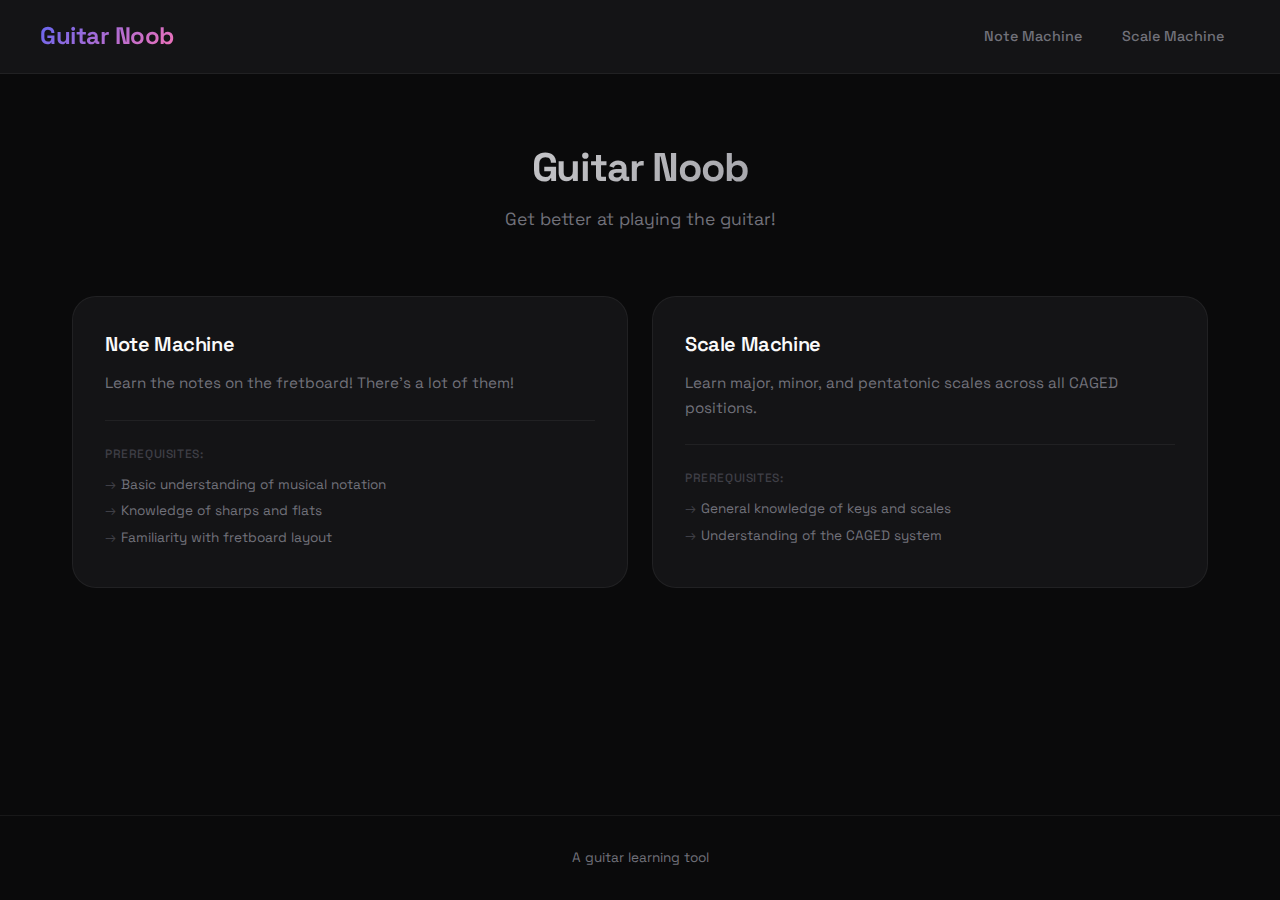
<file: index.html>
<!DOCTYPE html>
<html lang="en">
<head>
    <meta charset="UTF-8">
    <meta name="viewport" content="width=device-width, initial-scale=1.0">
    <title>Guitar Noob</title>
    <link rel="stylesheet" href="css/styles.css">
    <link href="https://fonts.googleapis.com/css2?family=Space+Grotesk:wght@400;500;700&display=swap" rel="stylesheet">
</head>
<body>
    <header>
        <nav>
            <a href="index.html" class="logo">Guitar Noob</a>
            <div class="nav-links">
                <a href="note-machine.html">Note Machine</a>
                <a href="scale-machine.html">Scale Machine</a>
            </div>
        </nav>
    </header>

    <main class="home">
        <h1>Guitar Noob</h1>
        <p class="tagline">Get better at playing the guitar!</p>

        <div class="machines-grid">
            <a href="note-machine.html" class="machine-card">
                <h2>Note Machine</h2>
                <p>Learn the notes on the fretboard! There's a lot of them!</p>
                <div class="prereqs">
                    <h4>Prerequisites:</h4>
                    <ul>
                        <li>Basic understanding of musical notation</li>
                        <li>Knowledge of sharps and flats</li>
                        <li>Familiarity with fretboard layout</li>
                    </ul>
                </div>
            </a>

            <a href="scale-machine.html" class="machine-card">
                <h2>Scale Machine</h2>
                <p>Learn major, minor, and pentatonic scales across all CAGED positions.</p>
                <div class="prereqs">
                    <h4>Prerequisites:</h4>
                    <ul>
                        <li>General knowledge of keys and scales</li>
                        <li>Understanding of the CAGED system</li>
                    </ul>
                </div>
            </a>
        </div>
    </main>

    <footer>
        <p>A guitar learning tool</p>
    </footer>
</body>
</html>
</file>
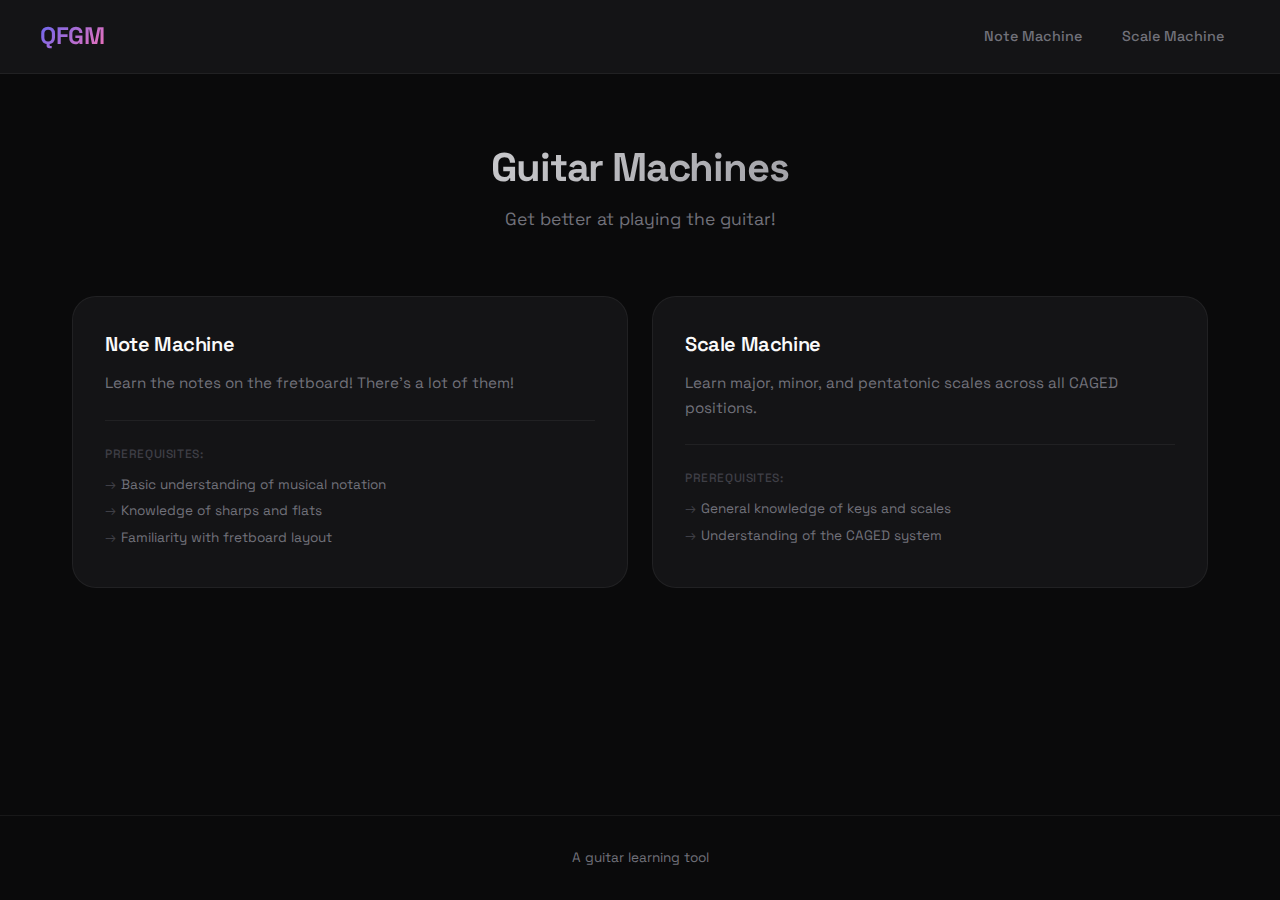
<file: src/index.html>
<!DOCTYPE html>
<html lang="en">
<head>
    <meta charset="UTF-8">
    <meta name="viewport" content="width=device-width, initial-scale=1.0">
    <title>Guitar Machines</title>
    <link rel="stylesheet" href="css/styles.css">
    <link href="https://fonts.googleapis.com/css2?family=Space+Grotesk:wght@400;500;700&display=swap" rel="stylesheet">
</head>
<body>
    <header>
        <nav>
            <a href="index.html" class="logo">QFGM</a>
            <div class="nav-links">
                <a href="note-machine.html">Note Machine</a>
                <a href="scale-machine.html">Scale Machine</a>
            </div>
        </nav>
    </header>

    <main class="home">
        <h1>Guitar Machines</h1>
        <p class="tagline">Get better at playing the guitar!</p>

        <div class="machines-grid">
            <a href="note-machine.html" class="machine-card">
                <h2>Note Machine</h2>
                <p>Learn the notes on the fretboard! There's a lot of them!</p>
                <div class="prereqs">
                    <h4>Prerequisites:</h4>
                    <ul>
                        <li>Basic understanding of musical notation</li>
                        <li>Knowledge of sharps and flats</li>
                        <li>Familiarity with fretboard layout</li>
                    </ul>
                </div>
            </a>

            <a href="scale-machine.html" class="machine-card">
                <h2>Scale Machine</h2>
                <p>Learn major, minor, and pentatonic scales across all CAGED positions.</p>
                <div class="prereqs">
                    <h4>Prerequisites:</h4>
                    <ul>
                        <li>General knowledge of keys and scales</li>
                        <li>Understanding of the CAGED system</li>
                    </ul>
                </div>
            </a>
        </div>
    </main>

    <footer>
        <p>A guitar learning tool</p>
    </footer>
</body>
</html>
</file>
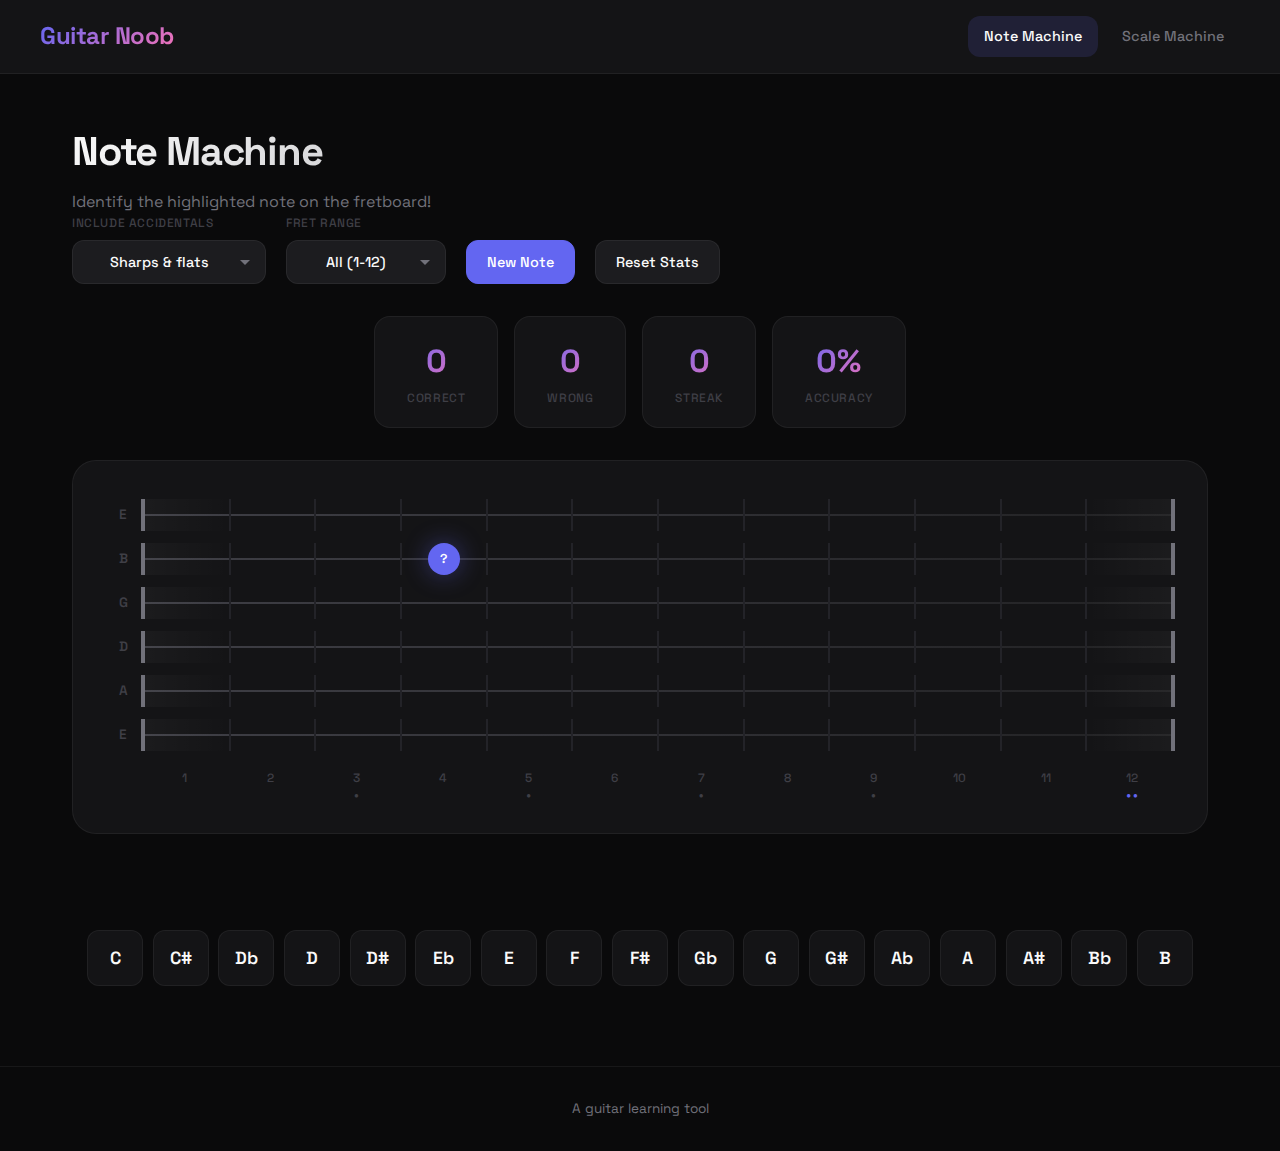
<file: note-machine.html>
<!DOCTYPE html>
<html lang="en">
<head>
    <meta charset="UTF-8">
    <meta name="viewport" content="width=device-width, initial-scale=1.0">
    <title>Note Machine - Guitar Noob</title>
    <link rel="stylesheet" href="css/styles.css">
    <link href="https://fonts.googleapis.com/css2?family=Space+Grotesk:wght@400;500;700&display=swap" rel="stylesheet">
</head>
<body>
    <header>
        <nav>
            <a href="index.html" class="logo">Guitar Noob</a>
            <div class="nav-links">
                <a href="note-machine.html" class="active">Note Machine</a>
                <a href="scale-machine.html">Scale Machine</a>
            </div>
        </nav>
    </header>

    <main>
        <h1>Note Machine</h1>
        <p>Identify the highlighted note on the fretboard!</p>

        <div class="controls">
            <div class="control-group">
                <label>Include Accidentals</label>
                <select id="accidentals">
                    <option value="none">Natural notes only</option>
                    <option value="sharps">Include sharps</option>
                    <option value="flats">Include flats</option>
                    <option value="both" selected>Sharps & flats</option>
                </select>
            </div>
            <div class="control-group">
                <label>Fret Range</label>
                <select id="fretRange">
                    <option value="1-12" selected>All (1-12)</option>
                    <option value="1-5">Frets 1-5</option>
                    <option value="6-12">Frets 6-12</option>
                </select>
            </div>
            <button id="newQuestion" class="primary">New Note</button>
            <button id="resetStats">Reset Stats</button>
        </div>

        <div class="stats">
            <div class="stat">
                <div class="stat-value" id="correctCount">0</div>
                <div class="stat-label">Correct</div>
            </div>
            <div class="stat">
                <div class="stat-value" id="wrongCount">0</div>
                <div class="stat-label">Wrong</div>
            </div>
            <div class="stat">
                <div class="stat-value" id="streakCount">0</div>
                <div class="stat-label">Streak</div>
            </div>
            <div class="stat">
                <div class="stat-value" id="accuracy">0%</div>
                <div class="stat-label">Accuracy</div>
            </div>
        </div>

        <div class="fretboard-container">
            <div class="fretboard" id="fretboard"></div>
            <div class="fret-markers" id="fretMarkers"></div>
        </div>

        <div class="feedback" id="feedback"></div>

        <div class="note-buttons" id="noteButtons"></div>
    </main>

    <footer>
        <p>A guitar learning tool</p>
    </footer>

    <script>
        // Standard tuning: E A D G B E (low to high)
        const TUNING = ['E', 'B', 'G', 'D', 'A', 'E'];
        const NOTES = ['C', 'C#', 'D', 'D#', 'E', 'F', 'F#', 'G', 'G#', 'A', 'A#', 'B'];
        const NOTES_FLAT = ['C', 'Db', 'D', 'Eb', 'E', 'F', 'Gb', 'G', 'Ab', 'A', 'Bb', 'B'];
        const NATURAL_NOTES = ['C', 'D', 'E', 'F', 'G', 'A', 'B'];
        const NUM_FRETS = 12;
        const FRET_MARKERS = [3, 5, 7, 9, 12];
        const DOUBLE_MARKERS = [12];

        let currentNote = null;
        let currentString = null;
        let currentFret = null;
        let stats = { correct: 0, wrong: 0, streak: 0 };
        let answered = false;

        // Get note at a specific position
        function getNoteAt(stringIndex, fret) {
            const openNote = TUNING[stringIndex];
            const openNoteIndex = NOTES.indexOf(openNote);
            const noteIndex = (openNoteIndex + fret) % 12;
            return NOTES[noteIndex];
        }

        // Get enharmonic equivalents
        function getEnharmonic(note) {
            const sharpIndex = NOTES.indexOf(note);
            const flatIndex = NOTES_FLAT.indexOf(note);

            if (sharpIndex !== -1 && NOTES_FLAT[sharpIndex] !== note) {
                return NOTES_FLAT[sharpIndex];
            }
            if (flatIndex !== -1 && NOTES[flatIndex] !== note) {
                return NOTES[flatIndex];
            }
            return null;
        }

        // Build fretboard
        function buildFretboard() {
            const fretboard = document.getElementById('fretboard');
            const markers = document.getElementById('fretMarkers');
            fretboard.innerHTML = '';
            markers.innerHTML = '';

            // Build strings
            for (let s = 0; s < 6; s++) {
                const row = document.createElement('div');
                row.className = 'string-row';

                const label = document.createElement('div');
                label.className = 'string-label';
                label.textContent = TUNING[s];
                row.appendChild(label);

                const frets = document.createElement('div');
                frets.className = 'frets';

                for (let f = 1; f <= NUM_FRETS; f++) {
                    const fret = document.createElement('div');
                    fret.className = 'fret';
                    fret.dataset.string = s;
                    fret.dataset.fret = f;

                    const note = document.createElement('div');
                    note.className = 'fret-note';
                    note.id = `note-${s}-${f}`;
                    fret.appendChild(note);

                    frets.appendChild(fret);
                }

                row.appendChild(frets);
                fretboard.appendChild(row);
            }

            // Build fret markers
            for (let f = 1; f <= NUM_FRETS; f++) {
                const marker = document.createElement('div');
                marker.className = 'fret-marker';
                marker.textContent = f;

                if (DOUBLE_MARKERS.includes(f)) {
                    marker.classList.add('double-dot');
                } else if (FRET_MARKERS.includes(f)) {
                    marker.classList.add('dot');
                }

                markers.appendChild(marker);
            }
        }

        // Build note buttons
        function buildNoteButtons() {
            const container = document.getElementById('noteButtons');
            container.innerHTML = '';

            const accidentals = document.getElementById('accidentals').value;
            let notes = [];

            if (accidentals === 'none') {
                notes = NATURAL_NOTES;
            } else if (accidentals === 'sharps') {
                notes = NOTES;
            } else if (accidentals === 'flats') {
                notes = NOTES_FLAT;
            } else {
                // Both - show naturals plus sharps/flats
                notes = ['C', 'C#', 'Db', 'D', 'D#', 'Eb', 'E', 'F', 'F#', 'Gb', 'G', 'G#', 'Ab', 'A', 'A#', 'Bb', 'B'];
            }

            notes.forEach(note => {
                const btn = document.createElement('button');
                btn.className = 'note-btn';
                btn.textContent = note;
                btn.onclick = () => checkAnswer(note);
                container.appendChild(btn);
            });
        }

        // Generate new question
        function newQuestion() {
            // Clear previous highlight
            document.querySelectorAll('.fret-note').forEach(n => {
                n.classList.remove('highlight', 'correct', 'wrong', 'visible');
                n.textContent = '';
            });
            document.querySelectorAll('.note-btn').forEach(b => {
                b.classList.remove('correct', 'wrong');
                b.disabled = false;
            });
            document.getElementById('feedback').textContent = '';
            document.getElementById('feedback').className = 'feedback';

            // Get fret range
            const range = document.getElementById('fretRange').value.split('-').map(Number);
            const minFret = range[0];
            const maxFret = range[1];

            // Pick random position
            currentString = Math.floor(Math.random() * 6);
            currentFret = Math.floor(Math.random() * (maxFret - minFret + 1)) + minFret;
            currentNote = getNoteAt(currentString, currentFret);
            answered = false;

            // Highlight the position
            const noteEl = document.getElementById(`note-${currentString}-${currentFret}`);
            noteEl.classList.add('highlight');
            noteEl.textContent = '?';
        }

        // Check answer
        function checkAnswer(guess) {
            if (answered) return;

            const noteEl = document.getElementById(`note-${currentString}-${currentFret}`);
            const enharmonic = getEnharmonic(currentNote);
            const isCorrect = guess === currentNote || guess === enharmonic;

            answered = true;

            // Disable all buttons
            document.querySelectorAll('.note-btn').forEach(b => b.disabled = true);

            // Show result
            noteEl.classList.remove('highlight');
            noteEl.textContent = currentNote;

            if (isCorrect) {
                noteEl.classList.add('correct');
                document.querySelector(`.note-btn:nth-child(${getButtonIndex(guess) + 1})`).classList.add('correct');
                stats.correct++;
                stats.streak++;
                document.getElementById('feedback').textContent = 'Correct!';
                document.getElementById('feedback').className = 'feedback correct';
            } else {
                noteEl.classList.add('wrong');
                // Highlight the wrong guess
                const wrongBtn = Array.from(document.querySelectorAll('.note-btn')).find(b => b.textContent === guess);
                if (wrongBtn) wrongBtn.classList.add('wrong');
                // Highlight the correct answer
                const correctBtn = Array.from(document.querySelectorAll('.note-btn')).find(b => b.textContent === currentNote);
                if (correctBtn) correctBtn.classList.add('correct');
                stats.wrong++;
                stats.streak = 0;
                document.getElementById('feedback').textContent = `Wrong! It was ${currentNote}`;
                document.getElementById('feedback').className = 'feedback wrong';
            }

            updateStats();

            // Auto next after delay
            setTimeout(() => {
                if (answered) newQuestion();
            }, 1500);
        }

        function getButtonIndex(note) {
            const buttons = document.querySelectorAll('.note-btn');
            return Array.from(buttons).findIndex(b => b.textContent === note);
        }

        function updateStats() {
            document.getElementById('correctCount').textContent = stats.correct;
            document.getElementById('wrongCount').textContent = stats.wrong;
            document.getElementById('streakCount').textContent = stats.streak;
            const total = stats.correct + stats.wrong;
            const accuracy = total > 0 ? Math.round((stats.correct / total) * 100) : 0;
            document.getElementById('accuracy').textContent = accuracy + '%';
        }

        function resetStats() {
            stats = { correct: 0, wrong: 0, streak: 0 };
            updateStats();
        }

        // Event listeners
        document.getElementById('newQuestion').onclick = newQuestion;
        document.getElementById('resetStats').onclick = resetStats;
        document.getElementById('accidentals').onchange = () => {
            buildNoteButtons();
            newQuestion();
        };
        document.getElementById('fretRange').onchange = newQuestion;

        // Initialize
        buildFretboard();
        buildNoteButtons();
        newQuestion();
    </script>
</body>
</html>
</file>
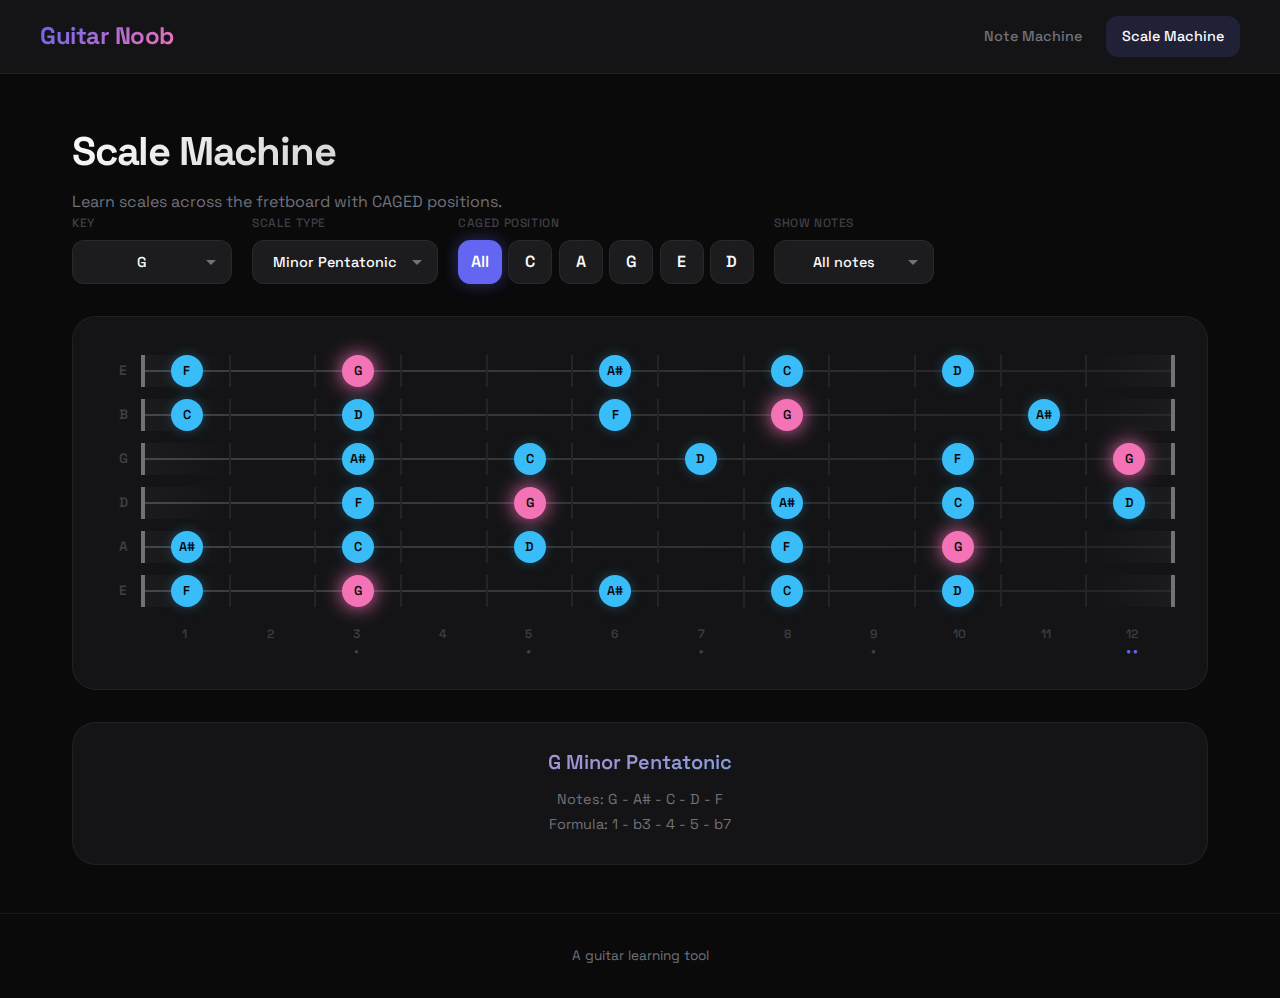
<file: scale-machine.html>
<!DOCTYPE html>
<html lang="en">
<head>
    <meta charset="UTF-8">
    <meta name="viewport" content="width=device-width, initial-scale=1.0">
    <title>Scale Machine - Guitar Noob</title>
    <link rel="stylesheet" href="css/styles.css">
    <link href="https://fonts.googleapis.com/css2?family=Space+Grotesk:wght@400;500;700&display=swap" rel="stylesheet">
</head>
<body>
    <header>
        <nav>
            <a href="index.html" class="logo">Guitar Noob</a>
            <div class="nav-links">
                <a href="note-machine.html">Note Machine</a>
                <a href="scale-machine.html" class="active">Scale Machine</a>
            </div>
        </nav>
    </header>

    <main>
        <h1>Scale Machine</h1>
        <p>Learn scales across the fretboard with CAGED positions.</p>

        <div class="controls">
            <div class="control-group">
                <label>Key</label>
                <select id="keySelect">
                    <option value="C">C</option>
                    <option value="C#">C# / Db</option>
                    <option value="D">D</option>
                    <option value="D#">D# / Eb</option>
                    <option value="E">E</option>
                    <option value="F">F</option>
                    <option value="F#">F# / Gb</option>
                    <option value="G" selected>G</option>
                    <option value="G#">G# / Ab</option>
                    <option value="A">A</option>
                    <option value="A#">A# / Bb</option>
                    <option value="B">B</option>
                </select>
            </div>

            <div class="control-group">
                <label>Scale Type</label>
                <select id="scaleSelect">
                    <option value="major">Major</option>
                    <option value="minor">Natural Minor</option>
                    <option value="majorPentatonic">Major Pentatonic</option>
                    <option value="minorPentatonic" selected>Minor Pentatonic</option>
                    <option value="harmonicMinor">Harmonic Minor</option>
                    <option value="melodicMinor">Melodic Minor</option>
                    <option value="dorian">Dorian</option>
                    <option value="phrygian">Phrygian</option>
                    <option value="lydian">Lydian</option>
                    <option value="mixolydian">Mixolydian</option>
                    <option value="locrian">Locrian</option>
                    <option value="blues">Blues</option>
                </select>
            </div>

            <div class="control-group">
                <label>CAGED Position</label>
                <div class="caged-selector">
                    <button class="caged-btn active" data-caged="all">All</button>
                    <button class="caged-btn" data-caged="C">C</button>
                    <button class="caged-btn" data-caged="A">A</button>
                    <button class="caged-btn" data-caged="G">G</button>
                    <button class="caged-btn" data-caged="E">E</button>
                    <button class="caged-btn" data-caged="D">D</button>
                </div>
            </div>

            <div class="control-group">
                <label>Show Notes</label>
                <select id="showNotes">
                    <option value="none">None</option>
                    <option value="root">Root only</option>
                    <option value="all" selected>All notes</option>
                    <option value="degrees">Scale degrees</option>
                </select>
            </div>
        </div>

        <div class="fretboard-container">
            <div class="fretboard" id="fretboard"></div>
            <div class="fret-markers" id="fretMarkers"></div>
        </div>

        <div class="scale-info">
            <h3 id="scaleTitle">G Minor Pentatonic</h3>
            <p id="scaleNotes">Notes: G - Bb - C - D - F</p>
            <p id="scaleFormula">Formula: 1 - b3 - 4 - 5 - b7</p>
        </div>
    </main>

    <footer>
        <p>A guitar learning tool</p>
    </footer>

    <script>
        // Standard tuning: E A D G B E (low to high, displayed top to bottom)
        const TUNING = ['E', 'B', 'G', 'D', 'A', 'E'];
        const NOTES = ['C', 'C#', 'D', 'D#', 'E', 'F', 'F#', 'G', 'G#', 'A', 'A#', 'B'];
        const NUM_FRETS = 12;
        const FRET_MARKERS = [3, 5, 7, 9, 12];
        const DOUBLE_MARKERS = [12];

        // Scale intervals (semitones from root)
        const SCALES = {
            major: { intervals: [0, 2, 4, 5, 7, 9, 11], formula: '1 - 2 - 3 - 4 - 5 - 6 - 7' },
            minor: { intervals: [0, 2, 3, 5, 7, 8, 10], formula: '1 - 2 - b3 - 4 - 5 - b6 - b7' },
            majorPentatonic: { intervals: [0, 2, 4, 7, 9], formula: '1 - 2 - 3 - 5 - 6' },
            minorPentatonic: { intervals: [0, 3, 5, 7, 10], formula: '1 - b3 - 4 - 5 - b7' },
            harmonicMinor: { intervals: [0, 2, 3, 5, 7, 8, 11], formula: '1 - 2 - b3 - 4 - 5 - b6 - 7' },
            melodicMinor: { intervals: [0, 2, 3, 5, 7, 9, 11], formula: '1 - 2 - b3 - 4 - 5 - 6 - 7' },
            dorian: { intervals: [0, 2, 3, 5, 7, 9, 10], formula: '1 - 2 - b3 - 4 - 5 - 6 - b7' },
            phrygian: { intervals: [0, 1, 3, 5, 7, 8, 10], formula: '1 - b2 - b3 - 4 - 5 - b6 - b7' },
            lydian: { intervals: [0, 2, 4, 6, 7, 9, 11], formula: '1 - 2 - 3 - #4 - 5 - 6 - 7' },
            mixolydian: { intervals: [0, 2, 4, 5, 7, 9, 10], formula: '1 - 2 - 3 - 4 - 5 - 6 - b7' },
            locrian: { intervals: [0, 1, 3, 5, 6, 8, 10], formula: '1 - b2 - b3 - 4 - b5 - b6 - b7' },
            blues: { intervals: [0, 3, 5, 6, 7, 10], formula: '1 - b3 - 4 - b5 - 5 - b7' }
        };

        // CAGED positions (fret ranges relative to root position)
        // Each position defines a comfortable box pattern
        const CAGED_POSITIONS = {
            'E': { offset: 0, range: 4 },
            'D': { offset: 2, range: 4 },
            'C': { offset: 3, range: 4 },
            'A': { offset: 5, range: 4 },
            'G': { offset: 7, range: 4 }
        };

        let currentCaged = 'all';

        // Get note at position
        function getNoteAt(stringIndex, fret) {
            const openNote = TUNING[stringIndex];
            const openNoteIndex = NOTES.indexOf(openNote);
            const noteIndex = (openNoteIndex + fret) % 12;
            return NOTES[noteIndex];
        }

        // Get note name with preference for flats/sharps based on key
        function getNoteName(noteIndex, key) {
            const note = NOTES[noteIndex % 12];
            // Simple approach - return sharp notation
            return note;
        }

        // Get scale degree name
        function getScaleDegree(interval, scaleType) {
            const degrees = {
                0: '1', 1: 'b2', 2: '2', 3: 'b3', 4: '3', 5: '4',
                6: 'b5', 7: '5', 8: 'b6', 9: '6', 10: 'b7', 11: '7'
            };
            return degrees[interval] || '';
        }

        // Build fretboard
        function buildFretboard() {
            const fretboard = document.getElementById('fretboard');
            const markers = document.getElementById('fretMarkers');
            fretboard.innerHTML = '';
            markers.innerHTML = '';

            for (let s = 0; s < 6; s++) {
                const row = document.createElement('div');
                row.className = 'string-row';

                const label = document.createElement('div');
                label.className = 'string-label';
                label.textContent = TUNING[s];
                row.appendChild(label);

                const frets = document.createElement('div');
                frets.className = 'frets';

                for (let f = 1; f <= NUM_FRETS; f++) {
                    const fret = document.createElement('div');
                    fret.className = 'fret';
                    fret.dataset.string = s;
                    fret.dataset.fret = f;

                    const note = document.createElement('div');
                    note.className = 'fret-note';
                    note.id = `note-${s}-${f}`;
                    fret.appendChild(note);

                    frets.appendChild(fret);
                }

                row.appendChild(frets);
                fretboard.appendChild(row);
            }

            for (let f = 1; f <= NUM_FRETS; f++) {
                const marker = document.createElement('div');
                marker.className = 'fret-marker';
                marker.textContent = f;

                if (DOUBLE_MARKERS.includes(f)) {
                    marker.classList.add('double-dot');
                } else if (FRET_MARKERS.includes(f)) {
                    marker.classList.add('dot');
                }

                markers.appendChild(marker);
            }
        }

        // Find root note positions on fretboard
        function findRootPositions(rootNote) {
            const positions = [];
            for (let s = 0; s < 6; s++) {
                for (let f = 1; f <= NUM_FRETS; f++) {
                    if (getNoteAt(s, f) === rootNote) {
                        positions.push({ string: s, fret: f });
                    }
                }
            }
            return positions;
        }

        // Get CAGED position fret range
        function getCAGEDRange(rootNote, cagedShape) {
            if (cagedShape === 'all') {
                return { min: 0, max: NUM_FRETS };
            }

            // Find the lowest root note on the low E string (or closest)
            const rootIndex = NOTES.indexOf(rootNote);
            const lowEIndex = NOTES.indexOf('E');
            let baseFret = (rootIndex - lowEIndex + 12) % 12;
            if (baseFret === 0) baseFret = 12; // Avoid open position ambiguity

            const position = CAGED_POSITIONS[cagedShape];
            let startFret = baseFret + position.offset - 5;

            // Adjust to keep in reasonable range
            while (startFret < 0) startFret += 12;
            while (startFret > 12) startFret -= 12;

            return {
                min: Math.max(0, startFret - 1),
                max: Math.min(NUM_FRETS, startFret + position.range + 1)
            };
        }

        // Update scale display
        function updateScale() {
            const key = document.getElementById('keySelect').value;
            const scaleType = document.getElementById('scaleSelect').value;
            const showNotes = document.getElementById('showNotes').value;
            const scale = SCALES[scaleType];

            // Clear fretboard
            document.querySelectorAll('.fret-note').forEach(n => {
                n.classList.remove('visible', 'root', 'scale');
                n.textContent = '';
            });

            const rootIndex = NOTES.indexOf(key);
            const scaleNotes = scale.intervals.map(i => NOTES[(rootIndex + i) % 12]);
            const cagedRange = getCAGEDRange(key, currentCaged);

            // Display scale on fretboard
            for (let s = 0; s < 6; s++) {
                for (let f = 1; f <= NUM_FRETS; f++) {
                    // Check CAGED range
                    if (currentCaged !== 'all' && (f < cagedRange.min || f > cagedRange.max)) {
                        continue;
                    }

                    const note = getNoteAt(s, f);
                    const intervalIndex = scaleNotes.indexOf(note);

                    if (intervalIndex !== -1) {
                        const noteEl = document.getElementById(`note-${s}-${f}`);
                        noteEl.classList.add('visible');

                        if (note === key) {
                            noteEl.classList.add('root');
                        } else {
                            noteEl.classList.add('scale');
                        }

                        // Set note text based on display preference
                        if (showNotes === 'all') {
                            noteEl.textContent = note;
                        } else if (showNotes === 'root' && note === key) {
                            noteEl.textContent = note;
                        } else if (showNotes === 'degrees') {
                            noteEl.textContent = getScaleDegree(scale.intervals[intervalIndex], scaleType);
                        }
                    }
                }
            }

            // Update scale info
            const scaleNames = {
                major: 'Major',
                minor: 'Natural Minor',
                majorPentatonic: 'Major Pentatonic',
                minorPentatonic: 'Minor Pentatonic',
                harmonicMinor: 'Harmonic Minor',
                melodicMinor: 'Melodic Minor',
                dorian: 'Dorian',
                phrygian: 'Phrygian',
                lydian: 'Lydian',
                mixolydian: 'Mixolydian',
                locrian: 'Locrian',
                blues: 'Blues'
            };

            document.getElementById('scaleTitle').textContent = `${key} ${scaleNames[scaleType]}`;
            document.getElementById('scaleNotes').textContent = `Notes: ${scaleNotes.join(' - ')}`;
            document.getElementById('scaleFormula').textContent = `Formula: ${scale.formula}`;
        }

        // CAGED button handlers
        document.querySelectorAll('.caged-btn').forEach(btn => {
            btn.onclick = () => {
                document.querySelectorAll('.caged-btn').forEach(b => b.classList.remove('active'));
                btn.classList.add('active');
                currentCaged = btn.dataset.caged;
                updateScale();
            };
        });

        // Control change handlers
        document.getElementById('keySelect').onchange = updateScale;
        document.getElementById('scaleSelect').onchange = updateScale;
        document.getElementById('showNotes').onchange = updateScale;

        // Initialize
        buildFretboard();
        updateScale();
    </script>
</body>
</html>
</file>
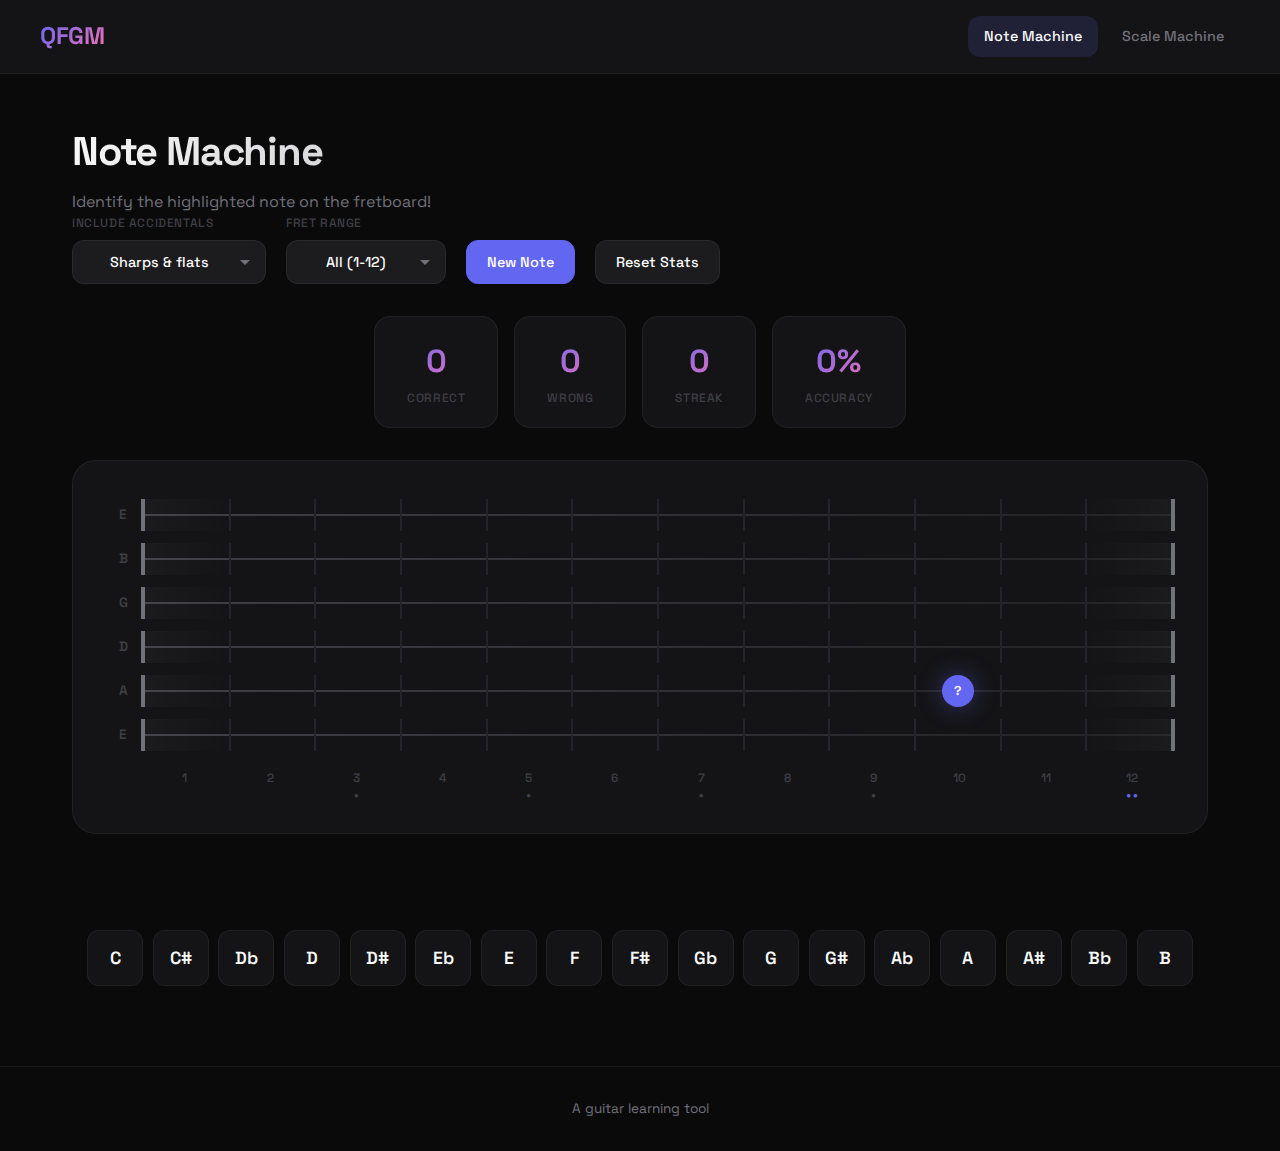
<file: src/note-machine.html>
<!DOCTYPE html>
<html lang="en">
<head>
    <meta charset="UTF-8">
    <meta name="viewport" content="width=device-width, initial-scale=1.0">
    <title>Note Machine - Guitar Machines</title>
    <link rel="stylesheet" href="css/styles.css">
    <link href="https://fonts.googleapis.com/css2?family=Space+Grotesk:wght@400;500;700&display=swap" rel="stylesheet">
</head>
<body>
    <header>
        <nav>
            <a href="index.html" class="logo">QFGM</a>
            <div class="nav-links">
                <a href="note-machine.html" class="active">Note Machine</a>
                <a href="scale-machine.html">Scale Machine</a>
            </div>
        </nav>
    </header>

    <main>
        <h1>Note Machine</h1>
        <p>Identify the highlighted note on the fretboard!</p>

        <div class="controls">
            <div class="control-group">
                <label>Include Accidentals</label>
                <select id="accidentals">
                    <option value="none">Natural notes only</option>
                    <option value="sharps">Include sharps</option>
                    <option value="flats">Include flats</option>
                    <option value="both" selected>Sharps & flats</option>
                </select>
            </div>
            <div class="control-group">
                <label>Fret Range</label>
                <select id="fretRange">
                    <option value="1-12" selected>All (1-12)</option>
                    <option value="1-5">Frets 1-5</option>
                    <option value="6-12">Frets 6-12</option>
                </select>
            </div>
            <button id="newQuestion" class="primary">New Note</button>
            <button id="resetStats">Reset Stats</button>
        </div>

        <div class="stats">
            <div class="stat">
                <div class="stat-value" id="correctCount">0</div>
                <div class="stat-label">Correct</div>
            </div>
            <div class="stat">
                <div class="stat-value" id="wrongCount">0</div>
                <div class="stat-label">Wrong</div>
            </div>
            <div class="stat">
                <div class="stat-value" id="streakCount">0</div>
                <div class="stat-label">Streak</div>
            </div>
            <div class="stat">
                <div class="stat-value" id="accuracy">0%</div>
                <div class="stat-label">Accuracy</div>
            </div>
        </div>

        <div class="fretboard-container">
            <div class="fretboard" id="fretboard"></div>
            <div class="fret-markers" id="fretMarkers"></div>
        </div>

        <div class="feedback" id="feedback"></div>

        <div class="note-buttons" id="noteButtons"></div>
    </main>

    <footer>
        <p>A guitar learning tool</p>
    </footer>

    <script>
        // Standard tuning: E A D G B E (low to high)
        const TUNING = ['E', 'B', 'G', 'D', 'A', 'E'];
        const NOTES = ['C', 'C#', 'D', 'D#', 'E', 'F', 'F#', 'G', 'G#', 'A', 'A#', 'B'];
        const NOTES_FLAT = ['C', 'Db', 'D', 'Eb', 'E', 'F', 'Gb', 'G', 'Ab', 'A', 'Bb', 'B'];
        const NATURAL_NOTES = ['C', 'D', 'E', 'F', 'G', 'A', 'B'];
        const NUM_FRETS = 12;
        const FRET_MARKERS = [3, 5, 7, 9, 12];
        const DOUBLE_MARKERS = [12];

        let currentNote = null;
        let currentString = null;
        let currentFret = null;
        let stats = { correct: 0, wrong: 0, streak: 0 };
        let answered = false;

        // Get note at a specific position
        function getNoteAt(stringIndex, fret) {
            const openNote = TUNING[stringIndex];
            const openNoteIndex = NOTES.indexOf(openNote);
            const noteIndex = (openNoteIndex + fret) % 12;
            return NOTES[noteIndex];
        }

        // Get enharmonic equivalents
        function getEnharmonic(note) {
            const sharpIndex = NOTES.indexOf(note);
            const flatIndex = NOTES_FLAT.indexOf(note);

            if (sharpIndex !== -1 && NOTES_FLAT[sharpIndex] !== note) {
                return NOTES_FLAT[sharpIndex];
            }
            if (flatIndex !== -1 && NOTES[flatIndex] !== note) {
                return NOTES[flatIndex];
            }
            return null;
        }

        // Build fretboard
        function buildFretboard() {
            const fretboard = document.getElementById('fretboard');
            const markers = document.getElementById('fretMarkers');
            fretboard.innerHTML = '';
            markers.innerHTML = '';

            // Build strings
            for (let s = 0; s < 6; s++) {
                const row = document.createElement('div');
                row.className = 'string-row';

                const label = document.createElement('div');
                label.className = 'string-label';
                label.textContent = TUNING[s];
                row.appendChild(label);

                const frets = document.createElement('div');
                frets.className = 'frets';

                for (let f = 1; f <= NUM_FRETS; f++) {
                    const fret = document.createElement('div');
                    fret.className = 'fret';
                    fret.dataset.string = s;
                    fret.dataset.fret = f;

                    const note = document.createElement('div');
                    note.className = 'fret-note';
                    note.id = `note-${s}-${f}`;
                    fret.appendChild(note);

                    frets.appendChild(fret);
                }

                row.appendChild(frets);
                fretboard.appendChild(row);
            }

            // Build fret markers
            for (let f = 1; f <= NUM_FRETS; f++) {
                const marker = document.createElement('div');
                marker.className = 'fret-marker';
                marker.textContent = f;

                if (DOUBLE_MARKERS.includes(f)) {
                    marker.classList.add('double-dot');
                } else if (FRET_MARKERS.includes(f)) {
                    marker.classList.add('dot');
                }

                markers.appendChild(marker);
            }
        }

        // Build note buttons
        function buildNoteButtons() {
            const container = document.getElementById('noteButtons');
            container.innerHTML = '';

            const accidentals = document.getElementById('accidentals').value;
            let notes = [];

            if (accidentals === 'none') {
                notes = NATURAL_NOTES;
            } else if (accidentals === 'sharps') {
                notes = NOTES;
            } else if (accidentals === 'flats') {
                notes = NOTES_FLAT;
            } else {
                // Both - show naturals plus sharps/flats
                notes = ['C', 'C#', 'Db', 'D', 'D#', 'Eb', 'E', 'F', 'F#', 'Gb', 'G', 'G#', 'Ab', 'A', 'A#', 'Bb', 'B'];
            }

            notes.forEach(note => {
                const btn = document.createElement('button');
                btn.className = 'note-btn';
                btn.textContent = note;
                btn.onclick = () => checkAnswer(note);
                container.appendChild(btn);
            });
        }

        // Generate new question
        function newQuestion() {
            // Clear previous highlight
            document.querySelectorAll('.fret-note').forEach(n => {
                n.classList.remove('highlight', 'correct', 'wrong', 'visible');
                n.textContent = '';
            });
            document.querySelectorAll('.note-btn').forEach(b => {
                b.classList.remove('correct', 'wrong');
                b.disabled = false;
            });
            document.getElementById('feedback').textContent = '';
            document.getElementById('feedback').className = 'feedback';

            // Get fret range
            const range = document.getElementById('fretRange').value.split('-').map(Number);
            const minFret = range[0];
            const maxFret = range[1];

            // Pick random position
            currentString = Math.floor(Math.random() * 6);
            currentFret = Math.floor(Math.random() * (maxFret - minFret + 1)) + minFret;
            currentNote = getNoteAt(currentString, currentFret);
            answered = false;

            // Highlight the position
            const noteEl = document.getElementById(`note-${currentString}-${currentFret}`);
            noteEl.classList.add('highlight');
            noteEl.textContent = '?';
        }

        // Check answer
        function checkAnswer(guess) {
            if (answered) return;

            const noteEl = document.getElementById(`note-${currentString}-${currentFret}`);
            const enharmonic = getEnharmonic(currentNote);
            const isCorrect = guess === currentNote || guess === enharmonic;

            answered = true;

            // Disable all buttons
            document.querySelectorAll('.note-btn').forEach(b => b.disabled = true);

            // Show result
            noteEl.classList.remove('highlight');
            noteEl.textContent = currentNote;

            if (isCorrect) {
                noteEl.classList.add('correct');
                document.querySelector(`.note-btn:nth-child(${getButtonIndex(guess) + 1})`).classList.add('correct');
                stats.correct++;
                stats.streak++;
                document.getElementById('feedback').textContent = 'Correct!';
                document.getElementById('feedback').className = 'feedback correct';
            } else {
                noteEl.classList.add('wrong');
                // Highlight the wrong guess
                const wrongBtn = Array.from(document.querySelectorAll('.note-btn')).find(b => b.textContent === guess);
                if (wrongBtn) wrongBtn.classList.add('wrong');
                // Highlight the correct answer
                const correctBtn = Array.from(document.querySelectorAll('.note-btn')).find(b => b.textContent === currentNote);
                if (correctBtn) correctBtn.classList.add('correct');
                stats.wrong++;
                stats.streak = 0;
                document.getElementById('feedback').textContent = `Wrong! It was ${currentNote}`;
                document.getElementById('feedback').className = 'feedback wrong';
            }

            updateStats();

            // Auto next after delay
            setTimeout(() => {
                if (answered) newQuestion();
            }, 1500);
        }

        function getButtonIndex(note) {
            const buttons = document.querySelectorAll('.note-btn');
            return Array.from(buttons).findIndex(b => b.textContent === note);
        }

        function updateStats() {
            document.getElementById('correctCount').textContent = stats.correct;
            document.getElementById('wrongCount').textContent = stats.wrong;
            document.getElementById('streakCount').textContent = stats.streak;
            const total = stats.correct + stats.wrong;
            const accuracy = total > 0 ? Math.round((stats.correct / total) * 100) : 0;
            document.getElementById('accuracy').textContent = accuracy + '%';
        }

        function resetStats() {
            stats = { correct: 0, wrong: 0, streak: 0 };
            updateStats();
        }

        // Event listeners
        document.getElementById('newQuestion').onclick = newQuestion;
        document.getElementById('resetStats').onclick = resetStats;
        document.getElementById('accidentals').onchange = () => {
            buildNoteButtons();
            newQuestion();
        };
        document.getElementById('fretRange').onchange = newQuestion;

        // Initialize
        buildFretboard();
        buildNoteButtons();
        newQuestion();
    </script>
</body>
</html>
</file>
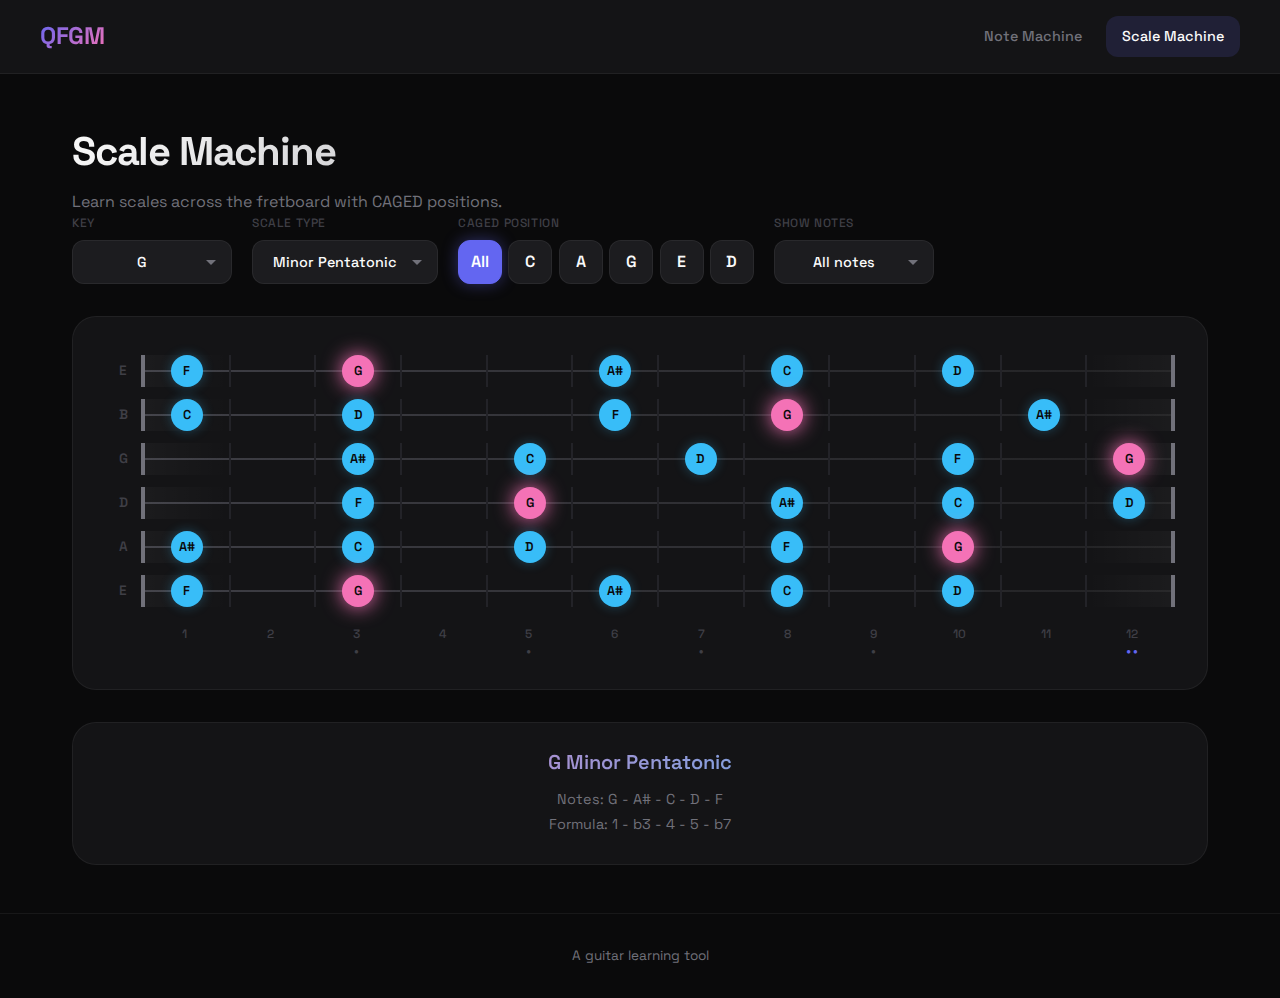
<file: src/scale-machine.html>
<!DOCTYPE html>
<html lang="en">
<head>
    <meta charset="UTF-8">
    <meta name="viewport" content="width=device-width, initial-scale=1.0">
    <title>Scale Machine - Guitar Machines</title>
    <link rel="stylesheet" href="css/styles.css">
    <link href="https://fonts.googleapis.com/css2?family=Space+Grotesk:wght@400;500;700&display=swap" rel="stylesheet">
</head>
<body>
    <header>
        <nav>
            <a href="index.html" class="logo">QFGM</a>
            <div class="nav-links">
                <a href="note-machine.html">Note Machine</a>
                <a href="scale-machine.html" class="active">Scale Machine</a>
            </div>
        </nav>
    </header>

    <main>
        <h1>Scale Machine</h1>
        <p>Learn scales across the fretboard with CAGED positions.</p>

        <div class="controls">
            <div class="control-group">
                <label>Key</label>
                <select id="keySelect">
                    <option value="C">C</option>
                    <option value="C#">C# / Db</option>
                    <option value="D">D</option>
                    <option value="D#">D# / Eb</option>
                    <option value="E">E</option>
                    <option value="F">F</option>
                    <option value="F#">F# / Gb</option>
                    <option value="G" selected>G</option>
                    <option value="G#">G# / Ab</option>
                    <option value="A">A</option>
                    <option value="A#">A# / Bb</option>
                    <option value="B">B</option>
                </select>
            </div>

            <div class="control-group">
                <label>Scale Type</label>
                <select id="scaleSelect">
                    <option value="major">Major</option>
                    <option value="minor">Natural Minor</option>
                    <option value="majorPentatonic">Major Pentatonic</option>
                    <option value="minorPentatonic" selected>Minor Pentatonic</option>
                    <option value="harmonicMinor">Harmonic Minor</option>
                    <option value="melodicMinor">Melodic Minor</option>
                    <option value="dorian">Dorian</option>
                    <option value="phrygian">Phrygian</option>
                    <option value="lydian">Lydian</option>
                    <option value="mixolydian">Mixolydian</option>
                    <option value="locrian">Locrian</option>
                    <option value="blues">Blues</option>
                </select>
            </div>

            <div class="control-group">
                <label>CAGED Position</label>
                <div class="caged-selector">
                    <button class="caged-btn active" data-caged="all">All</button>
                    <button class="caged-btn" data-caged="C">C</button>
                    <button class="caged-btn" data-caged="A">A</button>
                    <button class="caged-btn" data-caged="G">G</button>
                    <button class="caged-btn" data-caged="E">E</button>
                    <button class="caged-btn" data-caged="D">D</button>
                </div>
            </div>

            <div class="control-group">
                <label>Show Notes</label>
                <select id="showNotes">
                    <option value="none">None</option>
                    <option value="root">Root only</option>
                    <option value="all" selected>All notes</option>
                    <option value="degrees">Scale degrees</option>
                </select>
            </div>
        </div>

        <div class="fretboard-container">
            <div class="fretboard" id="fretboard"></div>
            <div class="fret-markers" id="fretMarkers"></div>
        </div>

        <div class="scale-info">
            <h3 id="scaleTitle">G Minor Pentatonic</h3>
            <p id="scaleNotes">Notes: G - Bb - C - D - F</p>
            <p id="scaleFormula">Formula: 1 - b3 - 4 - 5 - b7</p>
        </div>
    </main>

    <footer>
        <p>A guitar learning tool</p>
    </footer>

    <script>
        // Standard tuning: E A D G B E (low to high, displayed top to bottom)
        const TUNING = ['E', 'B', 'G', 'D', 'A', 'E'];
        const NOTES = ['C', 'C#', 'D', 'D#', 'E', 'F', 'F#', 'G', 'G#', 'A', 'A#', 'B'];
        const NUM_FRETS = 12;
        const FRET_MARKERS = [3, 5, 7, 9, 12];
        const DOUBLE_MARKERS = [12];

        // Scale intervals (semitones from root)
        const SCALES = {
            major: { intervals: [0, 2, 4, 5, 7, 9, 11], formula: '1 - 2 - 3 - 4 - 5 - 6 - 7' },
            minor: { intervals: [0, 2, 3, 5, 7, 8, 10], formula: '1 - 2 - b3 - 4 - 5 - b6 - b7' },
            majorPentatonic: { intervals: [0, 2, 4, 7, 9], formula: '1 - 2 - 3 - 5 - 6' },
            minorPentatonic: { intervals: [0, 3, 5, 7, 10], formula: '1 - b3 - 4 - 5 - b7' },
            harmonicMinor: { intervals: [0, 2, 3, 5, 7, 8, 11], formula: '1 - 2 - b3 - 4 - 5 - b6 - 7' },
            melodicMinor: { intervals: [0, 2, 3, 5, 7, 9, 11], formula: '1 - 2 - b3 - 4 - 5 - 6 - 7' },
            dorian: { intervals: [0, 2, 3, 5, 7, 9, 10], formula: '1 - 2 - b3 - 4 - 5 - 6 - b7' },
            phrygian: { intervals: [0, 1, 3, 5, 7, 8, 10], formula: '1 - b2 - b3 - 4 - 5 - b6 - b7' },
            lydian: { intervals: [0, 2, 4, 6, 7, 9, 11], formula: '1 - 2 - 3 - #4 - 5 - 6 - 7' },
            mixolydian: { intervals: [0, 2, 4, 5, 7, 9, 10], formula: '1 - 2 - 3 - 4 - 5 - 6 - b7' },
            locrian: { intervals: [0, 1, 3, 5, 6, 8, 10], formula: '1 - b2 - b3 - 4 - b5 - b6 - b7' },
            blues: { intervals: [0, 3, 5, 6, 7, 10], formula: '1 - b3 - 4 - b5 - 5 - b7' }
        };

        // CAGED positions (fret ranges relative to root position)
        // Each position defines a comfortable box pattern
        const CAGED_POSITIONS = {
            'E': { offset: 0, range: 4 },
            'D': { offset: 2, range: 4 },
            'C': { offset: 3, range: 4 },
            'A': { offset: 5, range: 4 },
            'G': { offset: 7, range: 4 }
        };

        let currentCaged = 'all';

        // Get note at position
        function getNoteAt(stringIndex, fret) {
            const openNote = TUNING[stringIndex];
            const openNoteIndex = NOTES.indexOf(openNote);
            const noteIndex = (openNoteIndex + fret) % 12;
            return NOTES[noteIndex];
        }

        // Get note name with preference for flats/sharps based on key
        function getNoteName(noteIndex, key) {
            const note = NOTES[noteIndex % 12];
            // Simple approach - return sharp notation
            return note;
        }

        // Get scale degree name
        function getScaleDegree(interval, scaleType) {
            const degrees = {
                0: '1', 1: 'b2', 2: '2', 3: 'b3', 4: '3', 5: '4',
                6: 'b5', 7: '5', 8: 'b6', 9: '6', 10: 'b7', 11: '7'
            };
            return degrees[interval] || '';
        }

        // Build fretboard
        function buildFretboard() {
            const fretboard = document.getElementById('fretboard');
            const markers = document.getElementById('fretMarkers');
            fretboard.innerHTML = '';
            markers.innerHTML = '';

            for (let s = 0; s < 6; s++) {
                const row = document.createElement('div');
                row.className = 'string-row';

                const label = document.createElement('div');
                label.className = 'string-label';
                label.textContent = TUNING[s];
                row.appendChild(label);

                const frets = document.createElement('div');
                frets.className = 'frets';

                for (let f = 1; f <= NUM_FRETS; f++) {
                    const fret = document.createElement('div');
                    fret.className = 'fret';
                    fret.dataset.string = s;
                    fret.dataset.fret = f;

                    const note = document.createElement('div');
                    note.className = 'fret-note';
                    note.id = `note-${s}-${f}`;
                    fret.appendChild(note);

                    frets.appendChild(fret);
                }

                row.appendChild(frets);
                fretboard.appendChild(row);
            }

            for (let f = 1; f <= NUM_FRETS; f++) {
                const marker = document.createElement('div');
                marker.className = 'fret-marker';
                marker.textContent = f;

                if (DOUBLE_MARKERS.includes(f)) {
                    marker.classList.add('double-dot');
                } else if (FRET_MARKERS.includes(f)) {
                    marker.classList.add('dot');
                }

                markers.appendChild(marker);
            }
        }

        // Find root note positions on fretboard
        function findRootPositions(rootNote) {
            const positions = [];
            for (let s = 0; s < 6; s++) {
                for (let f = 1; f <= NUM_FRETS; f++) {
                    if (getNoteAt(s, f) === rootNote) {
                        positions.push({ string: s, fret: f });
                    }
                }
            }
            return positions;
        }

        // Get CAGED position fret range
        function getCAGEDRange(rootNote, cagedShape) {
            if (cagedShape === 'all') {
                return { min: 0, max: NUM_FRETS };
            }

            // Find the lowest root note on the low E string (or closest)
            const rootIndex = NOTES.indexOf(rootNote);
            const lowEIndex = NOTES.indexOf('E');
            let baseFret = (rootIndex - lowEIndex + 12) % 12;
            if (baseFret === 0) baseFret = 12; // Avoid open position ambiguity

            const position = CAGED_POSITIONS[cagedShape];
            let startFret = baseFret + position.offset - 5;

            // Adjust to keep in reasonable range
            while (startFret < 0) startFret += 12;
            while (startFret > 12) startFret -= 12;

            return {
                min: Math.max(0, startFret - 1),
                max: Math.min(NUM_FRETS, startFret + position.range + 1)
            };
        }

        // Update scale display
        function updateScale() {
            const key = document.getElementById('keySelect').value;
            const scaleType = document.getElementById('scaleSelect').value;
            const showNotes = document.getElementById('showNotes').value;
            const scale = SCALES[scaleType];

            // Clear fretboard
            document.querySelectorAll('.fret-note').forEach(n => {
                n.classList.remove('visible', 'root', 'scale');
                n.textContent = '';
            });

            const rootIndex = NOTES.indexOf(key);
            const scaleNotes = scale.intervals.map(i => NOTES[(rootIndex + i) % 12]);
            const cagedRange = getCAGEDRange(key, currentCaged);

            // Display scale on fretboard
            for (let s = 0; s < 6; s++) {
                for (let f = 1; f <= NUM_FRETS; f++) {
                    // Check CAGED range
                    if (currentCaged !== 'all' && (f < cagedRange.min || f > cagedRange.max)) {
                        continue;
                    }

                    const note = getNoteAt(s, f);
                    const intervalIndex = scaleNotes.indexOf(note);

                    if (intervalIndex !== -1) {
                        const noteEl = document.getElementById(`note-${s}-${f}`);
                        noteEl.classList.add('visible');

                        if (note === key) {
                            noteEl.classList.add('root');
                        } else {
                            noteEl.classList.add('scale');
                        }

                        // Set note text based on display preference
                        if (showNotes === 'all') {
                            noteEl.textContent = note;
                        } else if (showNotes === 'root' && note === key) {
                            noteEl.textContent = note;
                        } else if (showNotes === 'degrees') {
                            noteEl.textContent = getScaleDegree(scale.intervals[intervalIndex], scaleType);
                        }
                    }
                }
            }

            // Update scale info
            const scaleNames = {
                major: 'Major',
                minor: 'Natural Minor',
                majorPentatonic: 'Major Pentatonic',
                minorPentatonic: 'Minor Pentatonic',
                harmonicMinor: 'Harmonic Minor',
                melodicMinor: 'Melodic Minor',
                dorian: 'Dorian',
                phrygian: 'Phrygian',
                lydian: 'Lydian',
                mixolydian: 'Mixolydian',
                locrian: 'Locrian',
                blues: 'Blues'
            };

            document.getElementById('scaleTitle').textContent = `${key} ${scaleNames[scaleType]}`;
            document.getElementById('scaleNotes').textContent = `Notes: ${scaleNotes.join(' - ')}`;
            document.getElementById('scaleFormula').textContent = `Formula: ${scale.formula}`;
        }

        // CAGED button handlers
        document.querySelectorAll('.caged-btn').forEach(btn => {
            btn.onclick = () => {
                document.querySelectorAll('.caged-btn').forEach(b => b.classList.remove('active'));
                btn.classList.add('active');
                currentCaged = btn.dataset.caged;
                updateScale();
            };
        });

        // Control change handlers
        document.getElementById('keySelect').onchange = updateScale;
        document.getElementById('scaleSelect').onchange = updateScale;
        document.getElementById('showNotes').onchange = updateScale;

        // Initialize
        buildFretboard();
        updateScale();
    </script>
</body>
</html>
</file>
<file: css/styles.css>
/* 2026 Minimalist UX - Clean, bold, intentional */
@import url('https://fonts.googleapis.com/css2?family=Space+Grotesk:wght@400;500;700&display=swap');

* {
    margin: 0;
    padding: 0;
    box-sizing: border-box;
}

:root {
    --bg-primary: #0a0a0b;
    --bg-secondary: #141416;
    --bg-tertiary: #1c1c1f;
    --bg-elevated: #232328;
    --text-primary: #fafafa;
    --text-secondary: #71717a;
    --text-muted: #3f3f46;
    --accent: #6366f1;
    --accent-glow: rgba(99, 102, 241, 0.4);
    --accent-subtle: rgba(99, 102, 241, 0.15);
    --success: #22c55e;
    --success-glow: rgba(34, 197, 94, 0.4);
    --error: #ef4444;
    --error-glow: rgba(239, 68, 68, 0.4);
    --root-note: #f472b6;
    --scale-note: #38bdf8;
    --border: rgba(255, 255, 255, 0.06);
    --border-hover: rgba(255, 255, 255, 0.12);
    --radius-sm: 8px;
    --radius-md: 12px;
    --radius-lg: 16px;
    --radius-xl: 24px;
    --shadow-glow: 0 0 60px -12px var(--accent-glow);
    --transition: all 0.2s cubic-bezier(0.4, 0, 0.2, 1);
}

body {
    font-family: 'Space Grotesk', -apple-system, sans-serif;
    background: var(--bg-primary);
    color: var(--text-primary);
    min-height: 100vh;
    display: flex;
    flex-direction: column;
    line-height: 1.5;
    -webkit-font-smoothing: antialiased;
}

/* Navigation */
header {
    background: var(--bg-secondary);
    padding: 1rem 2rem;
    border-bottom: 1px solid var(--border);
    backdrop-filter: blur(12px);
    position: sticky;
    top: 0;
    z-index: 100;
}

nav {
    display: flex;
    justify-content: space-between;
    align-items: center;
    max-width: 1200px;
    margin: 0 auto;
}

.logo {
    font-size: 1.5rem;
    font-weight: 700;
    color: var(--text-primary);
    text-decoration: none;
    letter-spacing: -0.02em;
    background: linear-gradient(135deg, var(--accent) 0%, var(--root-note) 100%);
    -webkit-background-clip: text;
    -webkit-text-fill-color: transparent;
    background-clip: text;
}

.nav-links {
    display: flex;
    gap: 0.5rem;
}

.nav-links a {
    color: var(--text-secondary);
    text-decoration: none;
    font-size: 0.9rem;
    font-weight: 500;
    padding: 0.6rem 1rem;
    border-radius: var(--radius-md);
    transition: var(--transition);
}

.nav-links a:hover {
    color: var(--text-primary);
    background: var(--bg-tertiary);
}

.nav-links a.active {
    color: var(--text-primary);
    background: var(--accent-subtle);
}

/* Main content */
main {
    flex: 1;
    padding: 3rem 2rem;
    max-width: 1200px;
    margin: 0 auto;
    width: 100%;
}

h1 {
    font-size: 2.5rem;
    font-weight: 700;
    letter-spacing: -0.03em;
    margin-bottom: 0.5rem;
    background: linear-gradient(135deg, var(--text-primary) 0%, var(--text-secondary) 100%);
    -webkit-background-clip: text;
    -webkit-text-fill-color: transparent;
    background-clip: text;
}

h2 {
    font-size: 1.25rem;
    font-weight: 600;
    letter-spacing: -0.02em;
    color: var(--text-primary);
}

p {
    color: var(--text-secondary);
}

/* Home page */
.home {
    text-align: center;
    padding-top: 4rem;
}

.tagline {
    font-size: 1.1rem;
    color: var(--text-secondary);
    margin-bottom: 4rem;
}

.machines-grid {
    display: grid;
    grid-template-columns: repeat(auto-fit, minmax(320px, 1fr));
    gap: 1.5rem;
    margin-top: 2rem;
}

.machine-card {
    background: var(--bg-secondary);
    padding: 2rem;
    border-radius: var(--radius-xl);
    text-decoration: none;
    color: var(--text-primary);
    border: 1px solid var(--border);
    transition: var(--transition);
    text-align: left;
}

.machine-card:hover {
    border-color: var(--border-hover);
    transform: translateY(-4px);
    box-shadow: var(--shadow-glow);
}

.machine-card h2 {
    margin-bottom: 0.75rem;
}

.machine-card p {
    font-size: 0.95rem;
    line-height: 1.6;
}

.prereqs {
    margin-top: 1.5rem;
    padding-top: 1.5rem;
    border-top: 1px solid var(--border);
}

.prereqs h4 {
    color: var(--text-muted);
    font-size: 0.75rem;
    font-weight: 500;
    text-transform: uppercase;
    letter-spacing: 0.05em;
    margin-bottom: 0.75rem;
}

.prereqs ul {
    font-size: 0.85rem;
    color: var(--text-secondary);
    padding-left: 1rem;
    list-style: none;
}

.prereqs li {
    margin-bottom: 0.4rem;
    position: relative;
}

.prereqs li::before {
    content: '→';
    position: absolute;
    left: -1rem;
    color: var(--text-muted);
}

/* Fretboard */
.fretboard-container {
    background: var(--bg-secondary);
    padding: 2rem;
    border-radius: var(--radius-xl);
    margin: 2rem 0;
    overflow-x: auto;
    border: 1px solid var(--border);
}

.fretboard {
    display: flex;
    flex-direction: column;
    min-width: 700px;
}

.string-row {
    display: flex;
    align-items: center;
    height: 44px;
    position: relative;
}

.string-label {
    width: 36px;
    text-align: center;
    font-size: 0.85rem;
    font-weight: 600;
    color: var(--text-muted);
}

.frets {
    display: flex;
    flex: 1;
    position: relative;
}

.frets::before {
    content: '';
    position: absolute;
    top: 50%;
    left: 0;
    right: 0;
    height: 2px;
    background: linear-gradient(90deg, var(--text-muted) 0%, var(--border) 100%);
    transform: translateY(-50%);
}

.fret {
    flex: 1;
    height: 100%;
    border-right: 2px solid var(--bg-elevated);
    display: flex;
    align-items: center;
    justify-content: center;
    position: relative;
    cursor: pointer;
    min-width: 52px;
    transition: var(--transition);
}

.fret:first-child {
    border-left: 4px solid var(--text-secondary);
    background: linear-gradient(90deg, rgba(255,255,255,0.03) 0%, transparent 100%);
}

.fret:last-child {
    border-right: 4px solid var(--text-secondary);
    background: linear-gradient(270deg, rgba(255,255,255,0.03) 0%, transparent 100%);
}

.fret-note {
    width: 32px;
    height: 32px;
    border-radius: 50%;
    background: var(--bg-elevated);
    display: flex;
    align-items: center;
    justify-content: center;
    font-size: 0.8rem;
    font-weight: 600;
    z-index: 1;
    opacity: 0;
    transform: scale(0.8);
    transition: var(--transition);
}

.fret-note.visible {
    opacity: 1;
    transform: scale(1);
}

.fret-note.root {
    background: var(--root-note);
    color: var(--bg-primary);
    box-shadow: 0 0 20px var(--root-note);
}

.fret-note.scale {
    background: var(--scale-note);
    color: var(--bg-primary);
    box-shadow: 0 0 12px rgba(56, 189, 248, 0.3);
}

.fret-note.highlight {
    background: var(--accent);
    color: white;
    opacity: 1;
    transform: scale(1);
    box-shadow: 0 0 24px var(--accent-glow);
    animation: pulse 1.5s ease-in-out infinite;
}

.fret-note.correct {
    background: var(--success);
    color: var(--bg-primary);
    box-shadow: 0 0 20px var(--success-glow);
}

.fret-note.wrong {
    background: var(--error);
    color: white;
    box-shadow: 0 0 20px var(--error-glow);
}

@keyframes pulse {
    0%, 100% { transform: scale(1); box-shadow: 0 0 24px var(--accent-glow); }
    50% { transform: scale(1.08); box-shadow: 0 0 32px var(--accent-glow); }
}

/* Fret markers */
.fret-markers {
    display: flex;
    padding-left: 36px;
    margin-top: 0.75rem;
}

.fret-marker {
    flex: 1;
    text-align: center;
    font-size: 0.75rem;
    font-weight: 500;
    color: var(--text-muted);
    min-width: 52px;
}

.fret-marker.dot::after {
    content: '●';
    display: block;
    font-size: 0.5rem;
    color: var(--text-muted);
    margin-top: 2px;
}

.fret-marker.double-dot::after {
    content: '● ●';
    display: block;
    font-size: 0.5rem;
    color: var(--accent);
    margin-top: 2px;
}

/* Controls */
.controls {
    display: flex;
    flex-wrap: wrap;
    gap: 1.25rem;
    margin-bottom: 2rem;
    align-items: flex-end;
}

.control-group {
    display: flex;
    flex-direction: column;
    gap: 0.5rem;
}

.control-group label {
    font-size: 0.75rem;
    font-weight: 500;
    color: var(--text-muted);
    text-transform: uppercase;
    letter-spacing: 0.05em;
}

select, button {
    font-family: 'Space Grotesk', sans-serif;
    font-size: 0.9rem;
    font-weight: 500;
    padding: 0.75rem 1.25rem;
    border: none;
    border-radius: var(--radius-md);
    cursor: pointer;
    transition: var(--transition);
    text-align: center;
    display: flex;
    align-items: center;
    justify-content: center;
}

select {
    background: var(--bg-tertiary);
    color: var(--text-primary);
    border: 1px solid var(--border);
    min-width: 160px;
    appearance: none;
    background-image: url("data:image/svg+xml,%3Csvg xmlns='http://www.w3.org/2000/svg' width='16' height='16' fill='%2371717a' viewBox='0 0 16 16'%3E%3Cpath d='M8 11L3 6h10l-5 5z'/%3E%3C/svg%3E");
    background-repeat: no-repeat;
    background-position: right 12px center;
    padding-right: 2.5rem;
}

select:hover {
    border-color: var(--border-hover);
}

select:focus {
    outline: none;
    border-color: var(--accent);
    box-shadow: 0 0 0 3px var(--accent-subtle);
}

button {
    background: var(--bg-tertiary);
    color: var(--text-primary);
    border: 1px solid var(--border);
}

button:hover {
    background: var(--bg-elevated);
    border-color: var(--border-hover);
}

button.primary {
    background: var(--accent);
    border-color: var(--accent);
    color: white;
}

button.primary:hover {
    background: #818cf8;
    border-color: #818cf8;
    box-shadow: 0 0 20px var(--accent-glow);
}

button:disabled {
    background: var(--bg-tertiary);
    color: var(--text-muted);
    cursor: not-allowed;
    border-color: var(--border);
}

/* Note buttons */
.note-buttons {
    display: flex;
    flex-wrap: wrap;
    gap: 0.6rem;
    margin: 2rem 0;
    justify-content: center;
}

.note-btn {
    width: 56px;
    height: 56px;
    font-size: 1.1rem;
    font-weight: 600;
    border-radius: var(--radius-md);
    background: var(--bg-secondary);
    border: 1px solid var(--border);
    display: flex;
    align-items: center;
    justify-content: center;
}

.note-btn:hover {
    border-color: var(--accent);
    background: var(--accent-subtle);
    transform: translateY(-2px);
}

.note-btn.correct {
    background: var(--success);
    border-color: var(--success);
    color: var(--bg-primary);
    box-shadow: 0 0 20px var(--success-glow);
}

.note-btn.wrong {
    background: var(--error);
    border-color: var(--error);
    color: white;
    box-shadow: 0 0 20px var(--error-glow);
}

/* Stats */
.stats {
    display: flex;
    gap: 1rem;
    justify-content: center;
    margin: 2rem 0;
    flex-wrap: wrap;
}

.stat {
    background: var(--bg-secondary);
    padding: 1.25rem 2rem;
    border-radius: var(--radius-lg);
    text-align: center;
    border: 1px solid var(--border);
    min-width: 100px;
}

.stat-value {
    font-size: 2rem;
    font-weight: 700;
    background: linear-gradient(135deg, var(--accent) 0%, var(--root-note) 100%);
    -webkit-background-clip: text;
    -webkit-text-fill-color: transparent;
    background-clip: text;
}

.stat-label {
    font-size: 0.75rem;
    font-weight: 500;
    color: var(--text-muted);
    text-transform: uppercase;
    letter-spacing: 0.05em;
    margin-top: 0.25rem;
}

/* Feedback message */
.feedback {
    text-align: center;
    font-size: 1.25rem;
    font-weight: 600;
    margin: 1.5rem 0;
    min-height: 2rem;
    transition: var(--transition);
}

.feedback.correct {
    color: var(--success);
    text-shadow: 0 0 20px var(--success-glow);
}

.feedback.wrong {
    color: var(--error);
    text-shadow: 0 0 20px var(--error-glow);
}

/* CAGED selector */
.caged-selector {
    display: flex;
    gap: 0.4rem;
}

.caged-btn {
    width: 44px;
    height: 44px;
    font-size: 1rem;
    font-weight: 600;
    background: var(--bg-tertiary);
    border: 1px solid var(--border);
    border-radius: var(--radius-md);
    display: flex;
    align-items: center;
    justify-content: center;
}

.caged-btn:hover {
    border-color: var(--accent);
    background: var(--accent-subtle);
}

.caged-btn.active {
    background: var(--accent);
    border-color: var(--accent);
    color: white;
    box-shadow: 0 0 16px var(--accent-glow);
}

/* Scale info */
.scale-info {
    background: var(--bg-secondary);
    padding: 1.5rem 2rem;
    border-radius: var(--radius-xl);
    text-align: center;
    margin-top: 2rem;
    border: 1px solid var(--border);
}

.scale-info h3 {
    font-size: 1.25rem;
    font-weight: 600;
    margin-bottom: 0.75rem;
    background: linear-gradient(135deg, var(--root-note) 0%, var(--scale-note) 100%);
    -webkit-background-clip: text;
    -webkit-text-fill-color: transparent;
    background-clip: text;
}

.scale-info p {
    color: var(--text-secondary);
    font-size: 0.9rem;
    margin: 0.25rem 0;
}

/* Footer */
footer {
    text-align: center;
    padding: 2rem;
    color: var(--text-muted);
    font-size: 0.85rem;
    border-top: 1px solid var(--border);
}

/* Responsive */
@media (max-width: 768px) {
    header {
        padding: 1rem;
    }

    .nav-links a {
        padding: 0.5rem 0.75rem;
        font-size: 0.85rem;
    }

    main {
        padding: 2rem 1rem;
    }

    h1 {
        font-size: 1.75rem;
    }

    .controls {
        justify-content: center;
    }

    .fretboard-container {
        padding: 1rem;
    }
}

/* Glassmorphism card variant */
.glass {
    background: rgba(20, 20, 22, 0.8);
    backdrop-filter: blur(16px);
    border: 1px solid var(--border);
}
</file>
<file: src/css/styles.css>
/* 2026 Minimalist UX - Clean, bold, intentional */
@import url('https://fonts.googleapis.com/css2?family=Space+Grotesk:wght@400;500;700&display=swap');

* {
    margin: 0;
    padding: 0;
    box-sizing: border-box;
}

:root {
    --bg-primary: #0a0a0b;
    --bg-secondary: #141416;
    --bg-tertiary: #1c1c1f;
    --bg-elevated: #232328;
    --text-primary: #fafafa;
    --text-secondary: #71717a;
    --text-muted: #3f3f46;
    --accent: #6366f1;
    --accent-glow: rgba(99, 102, 241, 0.4);
    --accent-subtle: rgba(99, 102, 241, 0.15);
    --success: #22c55e;
    --success-glow: rgba(34, 197, 94, 0.4);
    --error: #ef4444;
    --error-glow: rgba(239, 68, 68, 0.4);
    --root-note: #f472b6;
    --scale-note: #38bdf8;
    --border: rgba(255, 255, 255, 0.06);
    --border-hover: rgba(255, 255, 255, 0.12);
    --radius-sm: 8px;
    --radius-md: 12px;
    --radius-lg: 16px;
    --radius-xl: 24px;
    --shadow-glow: 0 0 60px -12px var(--accent-glow);
    --transition: all 0.2s cubic-bezier(0.4, 0, 0.2, 1);
}

body {
    font-family: 'Space Grotesk', -apple-system, sans-serif;
    background: var(--bg-primary);
    color: var(--text-primary);
    min-height: 100vh;
    display: flex;
    flex-direction: column;
    line-height: 1.5;
    -webkit-font-smoothing: antialiased;
}

/* Navigation */
header {
    background: var(--bg-secondary);
    padding: 1rem 2rem;
    border-bottom: 1px solid var(--border);
    backdrop-filter: blur(12px);
    position: sticky;
    top: 0;
    z-index: 100;
}

nav {
    display: flex;
    justify-content: space-between;
    align-items: center;
    max-width: 1200px;
    margin: 0 auto;
}

.logo {
    font-size: 1.5rem;
    font-weight: 700;
    color: var(--text-primary);
    text-decoration: none;
    letter-spacing: -0.02em;
    background: linear-gradient(135deg, var(--accent) 0%, var(--root-note) 100%);
    -webkit-background-clip: text;
    -webkit-text-fill-color: transparent;
    background-clip: text;
}

.nav-links {
    display: flex;
    gap: 0.5rem;
}

.nav-links a {
    color: var(--text-secondary);
    text-decoration: none;
    font-size: 0.9rem;
    font-weight: 500;
    padding: 0.6rem 1rem;
    border-radius: var(--radius-md);
    transition: var(--transition);
}

.nav-links a:hover {
    color: var(--text-primary);
    background: var(--bg-tertiary);
}

.nav-links a.active {
    color: var(--text-primary);
    background: var(--accent-subtle);
}

/* Main content */
main {
    flex: 1;
    padding: 3rem 2rem;
    max-width: 1200px;
    margin: 0 auto;
    width: 100%;
}

h1 {
    font-size: 2.5rem;
    font-weight: 700;
    letter-spacing: -0.03em;
    margin-bottom: 0.5rem;
    background: linear-gradient(135deg, var(--text-primary) 0%, var(--text-secondary) 100%);
    -webkit-background-clip: text;
    -webkit-text-fill-color: transparent;
    background-clip: text;
}

h2 {
    font-size: 1.25rem;
    font-weight: 600;
    letter-spacing: -0.02em;
    color: var(--text-primary);
}

p {
    color: var(--text-secondary);
}

/* Home page */
.home {
    text-align: center;
    padding-top: 4rem;
}

.tagline {
    font-size: 1.1rem;
    color: var(--text-secondary);
    margin-bottom: 4rem;
}

.machines-grid {
    display: grid;
    grid-template-columns: repeat(auto-fit, minmax(320px, 1fr));
    gap: 1.5rem;
    margin-top: 2rem;
}

.machine-card {
    background: var(--bg-secondary);
    padding: 2rem;
    border-radius: var(--radius-xl);
    text-decoration: none;
    color: var(--text-primary);
    border: 1px solid var(--border);
    transition: var(--transition);
    text-align: left;
}

.machine-card:hover {
    border-color: var(--border-hover);
    transform: translateY(-4px);
    box-shadow: var(--shadow-glow);
}

.machine-card h2 {
    margin-bottom: 0.75rem;
}

.machine-card p {
    font-size: 0.95rem;
    line-height: 1.6;
}

.prereqs {
    margin-top: 1.5rem;
    padding-top: 1.5rem;
    border-top: 1px solid var(--border);
}

.prereqs h4 {
    color: var(--text-muted);
    font-size: 0.75rem;
    font-weight: 500;
    text-transform: uppercase;
    letter-spacing: 0.05em;
    margin-bottom: 0.75rem;
}

.prereqs ul {
    font-size: 0.85rem;
    color: var(--text-secondary);
    padding-left: 1rem;
    list-style: none;
}

.prereqs li {
    margin-bottom: 0.4rem;
    position: relative;
}

.prereqs li::before {
    content: '→';
    position: absolute;
    left: -1rem;
    color: var(--text-muted);
}

/* Fretboard */
.fretboard-container {
    background: var(--bg-secondary);
    padding: 2rem;
    border-radius: var(--radius-xl);
    margin: 2rem 0;
    overflow-x: auto;
    border: 1px solid var(--border);
}

.fretboard {
    display: flex;
    flex-direction: column;
    min-width: 700px;
}

.string-row {
    display: flex;
    align-items: center;
    height: 44px;
    position: relative;
}

.string-label {
    width: 36px;
    text-align: center;
    font-size: 0.85rem;
    font-weight: 600;
    color: var(--text-muted);
}

.frets {
    display: flex;
    flex: 1;
    position: relative;
}

.frets::before {
    content: '';
    position: absolute;
    top: 50%;
    left: 0;
    right: 0;
    height: 2px;
    background: linear-gradient(90deg, var(--text-muted) 0%, var(--border) 100%);
    transform: translateY(-50%);
}

.fret {
    flex: 1;
    height: 100%;
    border-right: 2px solid var(--bg-elevated);
    display: flex;
    align-items: center;
    justify-content: center;
    position: relative;
    cursor: pointer;
    min-width: 52px;
    transition: var(--transition);
}

.fret:first-child {
    border-left: 4px solid var(--text-secondary);
    background: linear-gradient(90deg, rgba(255,255,255,0.03) 0%, transparent 100%);
}

.fret:last-child {
    border-right: 4px solid var(--text-secondary);
    background: linear-gradient(270deg, rgba(255,255,255,0.03) 0%, transparent 100%);
}

.fret-note {
    width: 32px;
    height: 32px;
    border-radius: 50%;
    background: var(--bg-elevated);
    display: flex;
    align-items: center;
    justify-content: center;
    font-size: 0.8rem;
    font-weight: 600;
    z-index: 1;
    opacity: 0;
    transform: scale(0.8);
    transition: var(--transition);
}

.fret-note.visible {
    opacity: 1;
    transform: scale(1);
}

.fret-note.root {
    background: var(--root-note);
    color: var(--bg-primary);
    box-shadow: 0 0 20px var(--root-note);
}

.fret-note.scale {
    background: var(--scale-note);
    color: var(--bg-primary);
    box-shadow: 0 0 12px rgba(56, 189, 248, 0.3);
}

.fret-note.highlight {
    background: var(--accent);
    color: white;
    opacity: 1;
    transform: scale(1);
    box-shadow: 0 0 24px var(--accent-glow);
    animation: pulse 1.5s ease-in-out infinite;
}

.fret-note.correct {
    background: var(--success);
    color: var(--bg-primary);
    box-shadow: 0 0 20px var(--success-glow);
}

.fret-note.wrong {
    background: var(--error);
    color: white;
    box-shadow: 0 0 20px var(--error-glow);
}

@keyframes pulse {
    0%, 100% { transform: scale(1); box-shadow: 0 0 24px var(--accent-glow); }
    50% { transform: scale(1.08); box-shadow: 0 0 32px var(--accent-glow); }
}

/* Fret markers */
.fret-markers {
    display: flex;
    padding-left: 36px;
    margin-top: 0.75rem;
}

.fret-marker {
    flex: 1;
    text-align: center;
    font-size: 0.75rem;
    font-weight: 500;
    color: var(--text-muted);
    min-width: 52px;
}

.fret-marker.dot::after {
    content: '●';
    display: block;
    font-size: 0.5rem;
    color: var(--text-muted);
    margin-top: 2px;
}

.fret-marker.double-dot::after {
    content: '● ●';
    display: block;
    font-size: 0.5rem;
    color: var(--accent);
    margin-top: 2px;
}

/* Controls */
.controls {
    display: flex;
    flex-wrap: wrap;
    gap: 1.25rem;
    margin-bottom: 2rem;
    align-items: flex-end;
}

.control-group {
    display: flex;
    flex-direction: column;
    gap: 0.5rem;
}

.control-group label {
    font-size: 0.75rem;
    font-weight: 500;
    color: var(--text-muted);
    text-transform: uppercase;
    letter-spacing: 0.05em;
}

select, button {
    font-family: 'Space Grotesk', sans-serif;
    font-size: 0.9rem;
    font-weight: 500;
    padding: 0.75rem 1.25rem;
    border: none;
    border-radius: var(--radius-md);
    cursor: pointer;
    transition: var(--transition);
    text-align: center;
    display: flex;
    align-items: center;
    justify-content: center;
}

select {
    background: var(--bg-tertiary);
    color: var(--text-primary);
    border: 1px solid var(--border);
    min-width: 160px;
    appearance: none;
    background-image: url("data:image/svg+xml,%3Csvg xmlns='http://www.w3.org/2000/svg' width='16' height='16' fill='%2371717a' viewBox='0 0 16 16'%3E%3Cpath d='M8 11L3 6h10l-5 5z'/%3E%3C/svg%3E");
    background-repeat: no-repeat;
    background-position: right 12px center;
    padding-right: 2.5rem;
}

select:hover {
    border-color: var(--border-hover);
}

select:focus {
    outline: none;
    border-color: var(--accent);
    box-shadow: 0 0 0 3px var(--accent-subtle);
}

button {
    background: var(--bg-tertiary);
    color: var(--text-primary);
    border: 1px solid var(--border);
}

button:hover {
    background: var(--bg-elevated);
    border-color: var(--border-hover);
}

button.primary {
    background: var(--accent);
    border-color: var(--accent);
    color: white;
}

button.primary:hover {
    background: #818cf8;
    border-color: #818cf8;
    box-shadow: 0 0 20px var(--accent-glow);
}

button:disabled {
    background: var(--bg-tertiary);
    color: var(--text-muted);
    cursor: not-allowed;
    border-color: var(--border);
}

/* Note buttons */
.note-buttons {
    display: flex;
    flex-wrap: wrap;
    gap: 0.6rem;
    margin: 2rem 0;
    justify-content: center;
}

.note-btn {
    width: 56px;
    height: 56px;
    font-size: 1.1rem;
    font-weight: 600;
    border-radius: var(--radius-md);
    background: var(--bg-secondary);
    border: 1px solid var(--border);
    display: flex;
    align-items: center;
    justify-content: center;
}

.note-btn:hover {
    border-color: var(--accent);
    background: var(--accent-subtle);
    transform: translateY(-2px);
}

.note-btn.correct {
    background: var(--success);
    border-color: var(--success);
    color: var(--bg-primary);
    box-shadow: 0 0 20px var(--success-glow);
}

.note-btn.wrong {
    background: var(--error);
    border-color: var(--error);
    color: white;
    box-shadow: 0 0 20px var(--error-glow);
}

/* Stats */
.stats {
    display: flex;
    gap: 1rem;
    justify-content: center;
    margin: 2rem 0;
    flex-wrap: wrap;
}

.stat {
    background: var(--bg-secondary);
    padding: 1.25rem 2rem;
    border-radius: var(--radius-lg);
    text-align: center;
    border: 1px solid var(--border);
    min-width: 100px;
}

.stat-value {
    font-size: 2rem;
    font-weight: 700;
    background: linear-gradient(135deg, var(--accent) 0%, var(--root-note) 100%);
    -webkit-background-clip: text;
    -webkit-text-fill-color: transparent;
    background-clip: text;
}

.stat-label {
    font-size: 0.75rem;
    font-weight: 500;
    color: var(--text-muted);
    text-transform: uppercase;
    letter-spacing: 0.05em;
    margin-top: 0.25rem;
}

/* Feedback message */
.feedback {
    text-align: center;
    font-size: 1.25rem;
    font-weight: 600;
    margin: 1.5rem 0;
    min-height: 2rem;
    transition: var(--transition);
}

.feedback.correct {
    color: var(--success);
    text-shadow: 0 0 20px var(--success-glow);
}

.feedback.wrong {
    color: var(--error);
    text-shadow: 0 0 20px var(--error-glow);
}

/* CAGED selector */
.caged-selector {
    display: flex;
    gap: 0.4rem;
}

.caged-btn {
    width: 44px;
    height: 44px;
    font-size: 1rem;
    font-weight: 600;
    background: var(--bg-tertiary);
    border: 1px solid var(--border);
    border-radius: var(--radius-md);
    display: flex;
    align-items: center;
    justify-content: center;
}

.caged-btn:hover {
    border-color: var(--accent);
    background: var(--accent-subtle);
}

.caged-btn.active {
    background: var(--accent);
    border-color: var(--accent);
    color: white;
    box-shadow: 0 0 16px var(--accent-glow);
}

/* Scale info */
.scale-info {
    background: var(--bg-secondary);
    padding: 1.5rem 2rem;
    border-radius: var(--radius-xl);
    text-align: center;
    margin-top: 2rem;
    border: 1px solid var(--border);
}

.scale-info h3 {
    font-size: 1.25rem;
    font-weight: 600;
    margin-bottom: 0.75rem;
    background: linear-gradient(135deg, var(--root-note) 0%, var(--scale-note) 100%);
    -webkit-background-clip: text;
    -webkit-text-fill-color: transparent;
    background-clip: text;
}

.scale-info p {
    color: var(--text-secondary);
    font-size: 0.9rem;
    margin: 0.25rem 0;
}

/* Footer */
footer {
    text-align: center;
    padding: 2rem;
    color: var(--text-muted);
    font-size: 0.85rem;
    border-top: 1px solid var(--border);
}

/* Responsive */
@media (max-width: 768px) {
    header {
        padding: 1rem;
    }

    .nav-links a {
        padding: 0.5rem 0.75rem;
        font-size: 0.85rem;
    }

    main {
        padding: 2rem 1rem;
    }

    h1 {
        font-size: 1.75rem;
    }

    .controls {
        justify-content: center;
    }

    .fretboard-container {
        padding: 1rem;
    }
}

/* Glassmorphism card variant */
.glass {
    background: rgba(20, 20, 22, 0.8);
    backdrop-filter: blur(16px);
    border: 1px solid var(--border);
}
</file>
